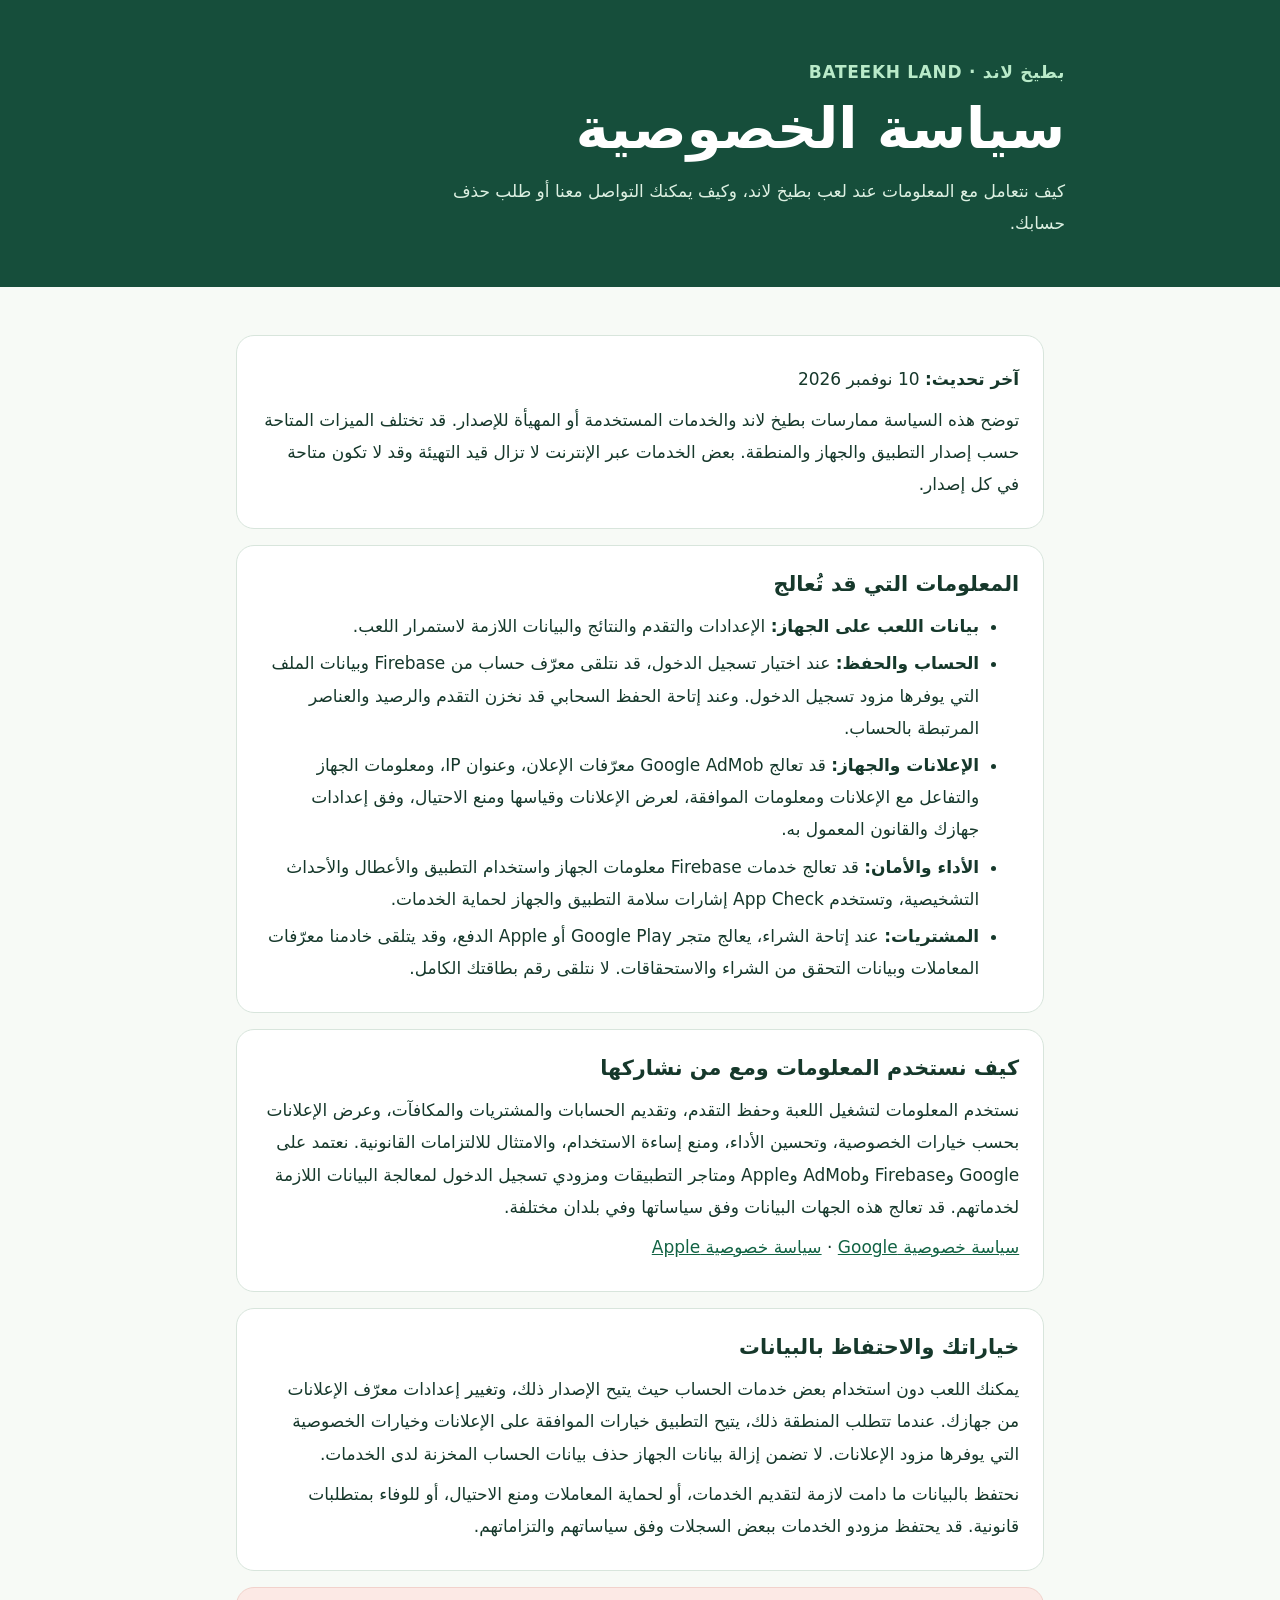
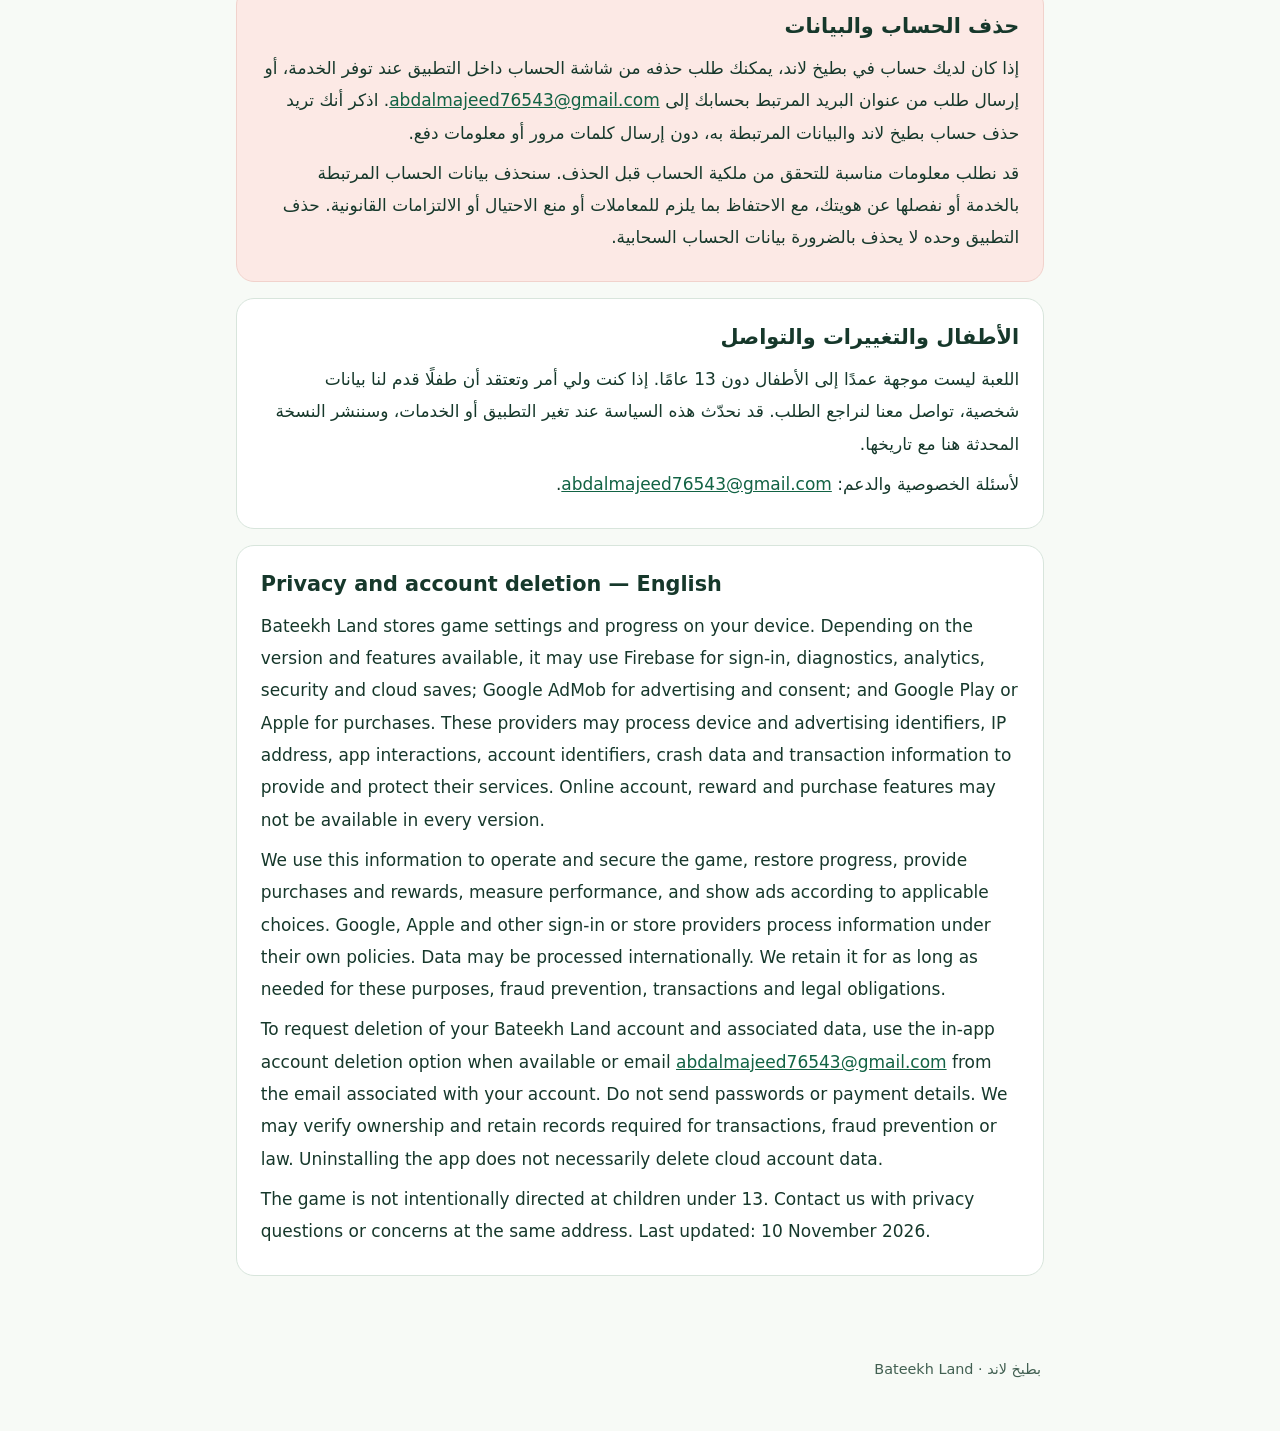
<file: bateekh-land/index.html>
<!doctype html>
<html lang="ar" dir="rtl"><head><meta charset="utf-8"><meta name="viewport" content="width=device-width,initial-scale=1"><title>سياسة الخصوصية | بطيخ لاند</title><meta name="description" content="سياسة الخصوصية وطلب حذف الحساب في لعبة بطيخ لاند."><style>
:root{color-scheme:light;--ink:#16382b;--muted:#426052;--green:#164e3b;--pink:#fce9e5;--line:#d8e5dc}*{box-sizing:border-box}body{margin:0;background:#f7faf6;color:var(--ink);font:17px/1.9 system-ui,-apple-system,"Segoe UI",sans-serif}a{color:#126344;overflow-wrap:anywhere}header{background:var(--green);color:#fff;padding:3.5rem 1.4rem 3rem}header>div,main,footer{max-width:850px;margin:auto}.eyebrow{color:#b9eac9;font-weight:700;letter-spacing:.04em}h1{font-size:clamp(2.1rem,6vw,3.5rem);line-height:1.2;margin:.4rem 0}header p{max-width:42rem;color:#ddf0e2;margin:.8rem 0 0}main{padding:2rem 1.3rem 4rem}section{background:white;border:1px solid var(--line);border-radius:18px;padding:1.2rem 1.5rem;margin:1rem 0}h2{font-size:1.3rem;line-height:1.4;margin:.3rem 0 .7rem}p,ul{margin:.5rem 0}li{margin:.3rem 0}.notice{background:var(--pink);border-color:#f1d2cc}.contact{direction:ltr;unicode-bidi:isolate;display:inline-block}footer{padding:0 1.5rem 3rem;color:var(--muted);font-size:.9rem}.english{direction:ltr;text-align:left} .english h2{direction:ltr}@media(max-width:500px){section{padding:1rem}header{padding-top:2.5rem}}
</style></head><body><header><div><div class="eyebrow">بطيخ لاند · BATEEKH LAND</div><h1>سياسة الخصوصية</h1><p>كيف نتعامل مع المعلومات عند لعب بطيخ لاند، وكيف يمكنك التواصل معنا أو طلب حذف حسابك.</p></div></header><main>
<section><p><strong>آخر تحديث:</strong> 10 نوفمبر 2026</p><p>توضح هذه السياسة ممارسات بطيخ لاند والخدمات المستخدمة أو المهيأة للإصدار. قد تختلف الميزات المتاحة حسب إصدار التطبيق والجهاز والمنطقة. بعض الخدمات عبر الإنترنت لا تزال قيد التهيئة وقد لا تكون متاحة في كل إصدار.</p></section>
<section><h2>المعلومات التي قد تُعالج</h2><ul><li><strong>بيانات اللعب على الجهاز:</strong> الإعدادات والتقدم والنتائج والبيانات اللازمة لاستمرار اللعب.</li><li><strong>الحساب والحفظ:</strong> عند اختيار تسجيل الدخول، قد نتلقى معرّف حساب من Firebase وبيانات الملف التي يوفرها مزود تسجيل الدخول. وعند إتاحة الحفظ السحابي قد نخزن التقدم والرصيد والعناصر المرتبطة بالحساب.</li><li><strong>الإعلانات والجهاز:</strong> قد تعالج Google AdMob معرّفات الإعلان، وعنوان IP، ومعلومات الجهاز والتفاعل مع الإعلانات ومعلومات الموافقة، لعرض الإعلانات وقياسها ومنع الاحتيال، وفق إعدادات جهازك والقانون المعمول به.</li><li><strong>الأداء والأمان:</strong> قد تعالج خدمات Firebase معلومات الجهاز واستخدام التطبيق والأعطال والأحداث التشخيصية، وتستخدم App Check إشارات سلامة التطبيق والجهاز لحماية الخدمات.</li><li><strong>المشتريات:</strong> عند إتاحة الشراء، يعالج متجر Google Play أو Apple الدفع، وقد يتلقى خادمنا معرّفات المعاملات وبيانات التحقق من الشراء والاستحقاقات. لا نتلقى رقم بطاقتك الكامل.</li></ul></section>
<section><h2>كيف نستخدم المعلومات ومع من نشاركها</h2><p>نستخدم المعلومات لتشغيل اللعبة وحفظ التقدم، وتقديم الحسابات والمشتريات والمكافآت، وعرض الإعلانات بحسب خيارات الخصوصية، وتحسين الأداء، ومنع إساءة الاستخدام، والامتثال للالتزامات القانونية. نعتمد على Google وFirebase وAdMob وApple ومتاجر التطبيقات ومزودي تسجيل الدخول لمعالجة البيانات اللازمة لخدماتهم. قد تعالج هذه الجهات البيانات وفق سياساتها وفي بلدان مختلفة.</p><p><a href="https://policies.google.com/privacy">سياسة خصوصية Google</a> · <a href="https://www.apple.com/legal/privacy/">سياسة خصوصية Apple</a></p></section>
<section><h2>خياراتك والاحتفاظ بالبيانات</h2><p>يمكنك اللعب دون استخدام بعض خدمات الحساب حيث يتيح الإصدار ذلك، وتغيير إعدادات معرّف الإعلانات من جهازك. عندما تتطلب المنطقة ذلك، يتيح التطبيق خيارات الموافقة على الإعلانات وخيارات الخصوصية التي يوفرها مزود الإعلانات. لا تضمن إزالة بيانات الجهاز حذف بيانات الحساب المخزنة لدى الخدمات.</p><p>نحتفظ بالبيانات ما دامت لازمة لتقديم الخدمات، أو لحماية المعاملات ومنع الاحتيال، أو للوفاء بمتطلبات قانونية. قد يحتفظ مزودو الخدمات ببعض السجلات وفق سياساتهم والتزاماتهم.</p></section>
<section class="notice" id="delete-account"><h2>حذف الحساب والبيانات</h2><p>إذا كان لديك حساب في بطيخ لاند، يمكنك طلب حذفه من شاشة الحساب داخل التطبيق عند توفر الخدمة، أو إرسال طلب من عنوان البريد المرتبط بحسابك إلى <a class="contact" href="mailto:abdalmajeed76543@gmail.com?subject=Bateekh%20Land%20account%20deletion">abdalmajeed76543@gmail.com</a>. اذكر أنك تريد حذف حساب بطيخ لاند والبيانات المرتبطة به، دون إرسال كلمات مرور أو معلومات دفع.</p><p>قد نطلب معلومات مناسبة للتحقق من ملكية الحساب قبل الحذف. سنحذف بيانات الحساب المرتبطة بالخدمة أو نفصلها عن هويتك، مع الاحتفاظ بما يلزم للمعاملات أو منع الاحتيال أو الالتزامات القانونية. حذف التطبيق وحده لا يحذف بالضرورة بيانات الحساب السحابية.</p></section>
<section><h2>الأطفال والتغييرات والتواصل</h2><p>اللعبة ليست موجهة عمدًا إلى الأطفال دون 13 عامًا. إذا كنت ولي أمر وتعتقد أن طفلًا قدم لنا بيانات شخصية، تواصل معنا لنراجع الطلب. قد نحدّث هذه السياسة عند تغير التطبيق أو الخدمات، وسننشر النسخة المحدثة هنا مع تاريخها.</p><p>لأسئلة الخصوصية والدعم: <a class="contact" href="mailto:abdalmajeed76543@gmail.com">abdalmajeed76543@gmail.com</a>.</p></section>
<section class="english" lang="en" dir="ltr"><h2>Privacy and account deletion — English</h2><p>Bateekh Land stores game settings and progress on your device. Depending on the version and features available, it may use Firebase for sign-in, diagnostics, analytics, security and cloud saves; Google AdMob for advertising and consent; and Google Play or Apple for purchases. These providers may process device and advertising identifiers, IP address, app interactions, account identifiers, crash data and transaction information to provide and protect their services. Online account, reward and purchase features may not be available in every version.</p><p>We use this information to operate and secure the game, restore progress, provide purchases and rewards, measure performance, and show ads according to applicable choices. Google, Apple and other sign-in or store providers process information under their own policies. Data may be processed internationally. We retain it for as long as needed for these purposes, fraud prevention, transactions and legal obligations.</p><p>To request deletion of your Bateekh Land account and associated data, use the in-app account deletion option when available or email <a href="mailto:abdalmajeed76543@gmail.com?subject=Bateekh%20Land%20account%20deletion">abdalmajeed76543@gmail.com</a> from the email associated with your account. Do not send passwords or payment details. We may verify ownership and retain records required for transactions, fraud prevention or law. Uninstalling the app does not necessarily delete cloud account data.</p><p>The game is not intentionally directed at children under 13. Contact us with privacy questions or concerns at the same address. Last updated: 10 November 2026.</p></section>
</main><footer>بطيخ لاند · Bateekh Land</footer></body></html>
</file>
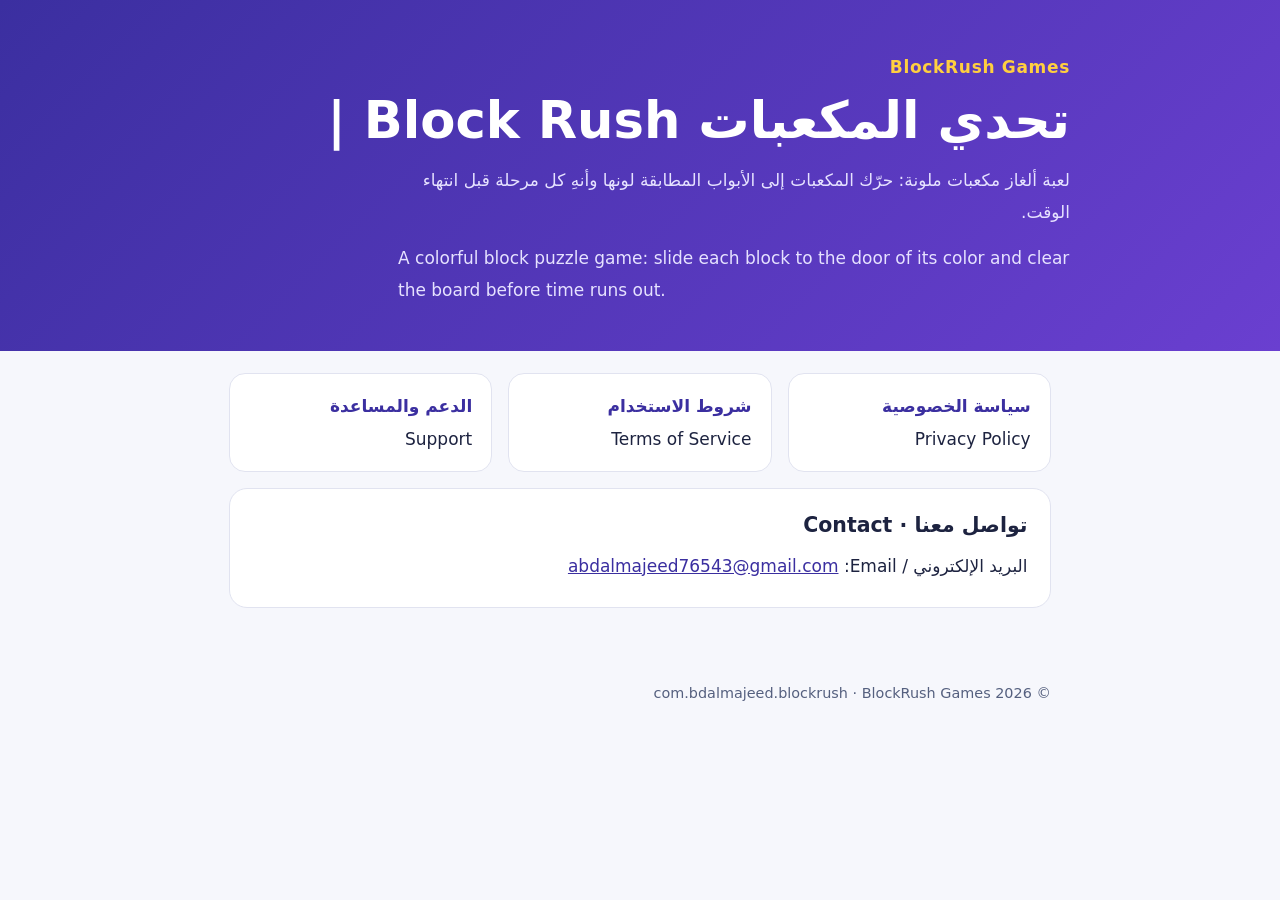
<file: blockrush/index.html>
<!doctype html>
<html lang="ar" dir="rtl"><head><meta charset="utf-8"><meta name="viewport" content="width=device-width,initial-scale=1">
<title>تحدي المكعبات | Block Rush</title>
<meta name="description" content="تحدي المكعبات | Block Rush — لعبة ألغاز مكعبات ملونة من BlockRush Games.">
<link rel="stylesheet" href="/blockrush/style.css"></head><body>
<header><div><div class="eyebrow">BlockRush Games</div><h1>تحدي المكعبات <span class="ltr">| Block Rush</span></h1>
<p>لعبة ألغاز مكعبات ملونة: حرّك المكعبات إلى الأبواب المطابقة لونها وأنهِ كل مرحلة قبل انتهاء الوقت.</p>
<p class="english">A colorful block puzzle game: slide each block to the door of its color and clear the board before time runs out.</p></div></header>
<main>
<div class="cards">
<a href="/blockrush/privacy/"><strong>سياسة الخصوصية</strong>Privacy Policy</a>
<a href="/blockrush/terms/"><strong>شروط الاستخدام</strong>Terms of Service</a>
<a href="/blockrush/support/"><strong>الدعم والمساعدة</strong>Support</a>
</div>
<section><h2>تواصل معنا · Contact</h2>
<p>البريد الإلكتروني / Email: <a class="ltr" href="mailto:abdalmajeed76543@gmail.com?subject=Block%20Rush%20Support">abdalmajeed76543@gmail.com</a></p></section>
</main>
<footer>© 2026 BlockRush Games · <span class="ltr">com.bdalmajeed.blockrush</span></footer>
</body></html>
</file>
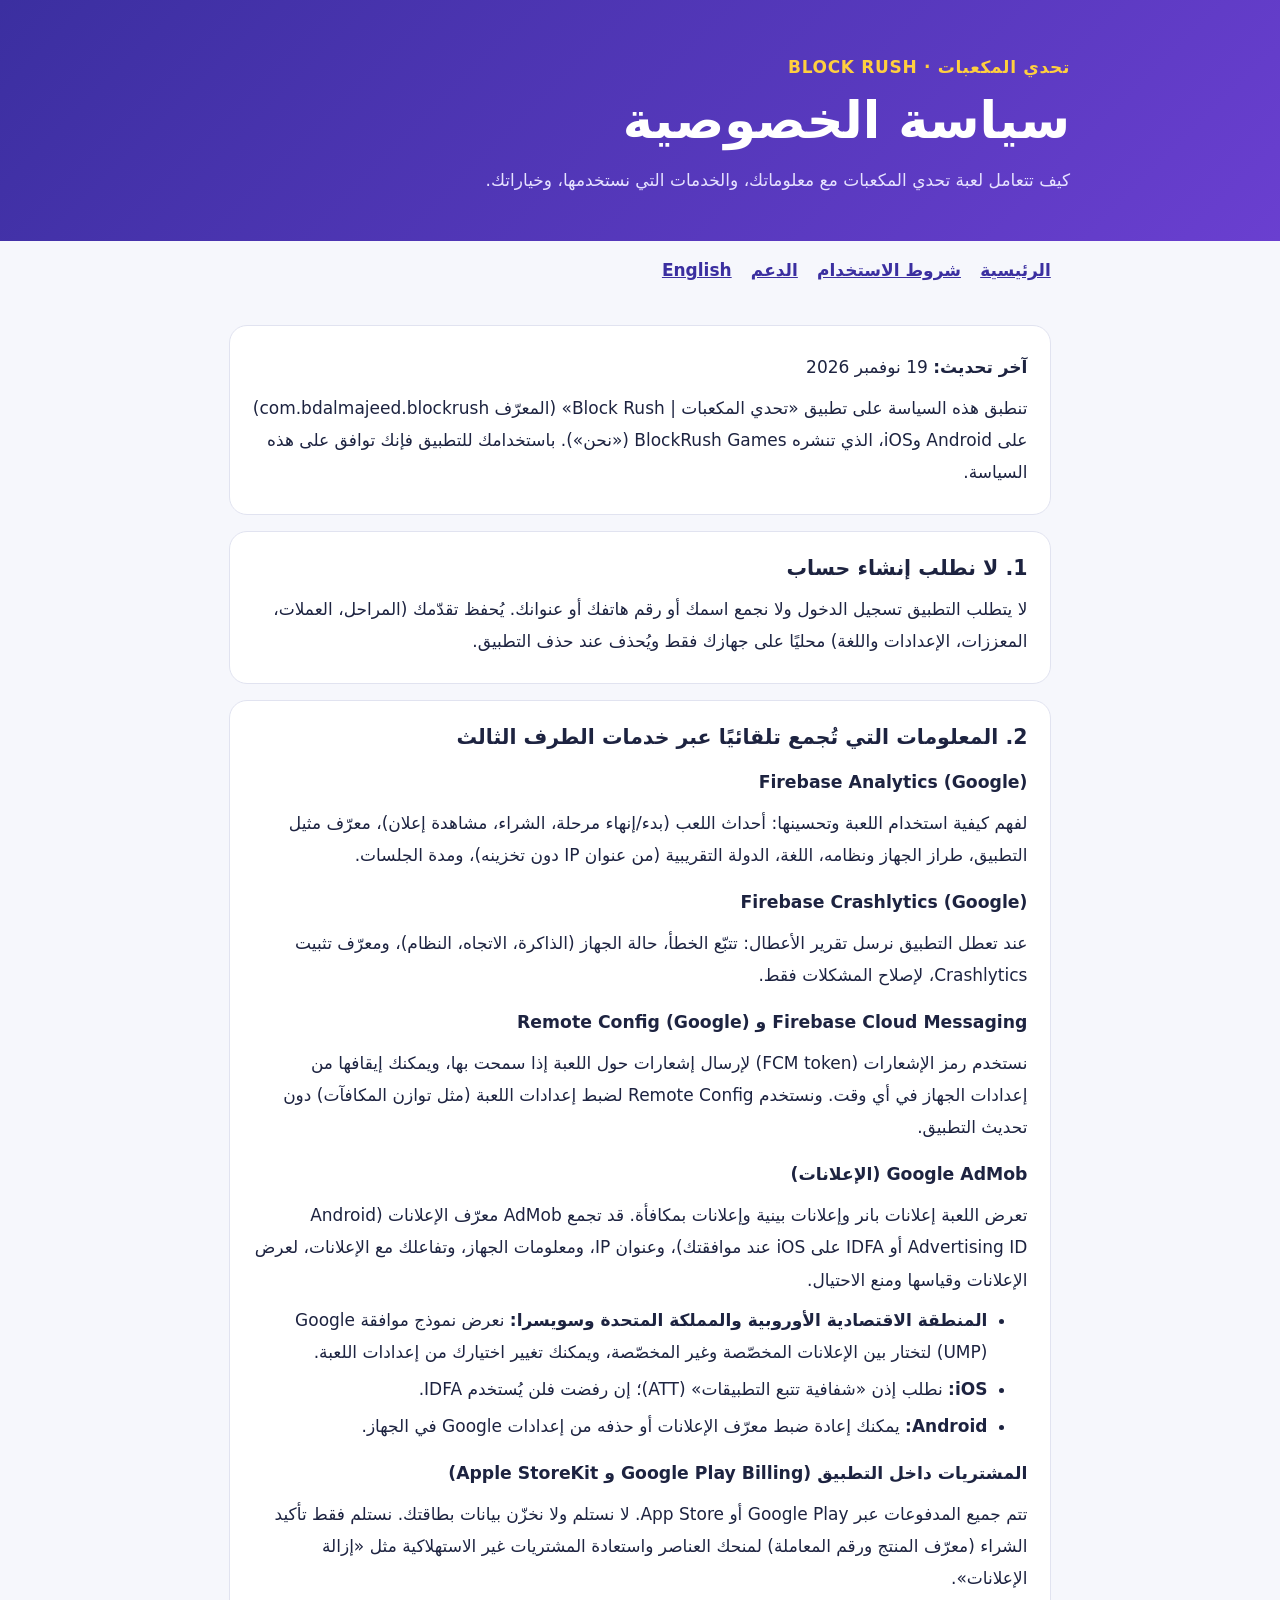
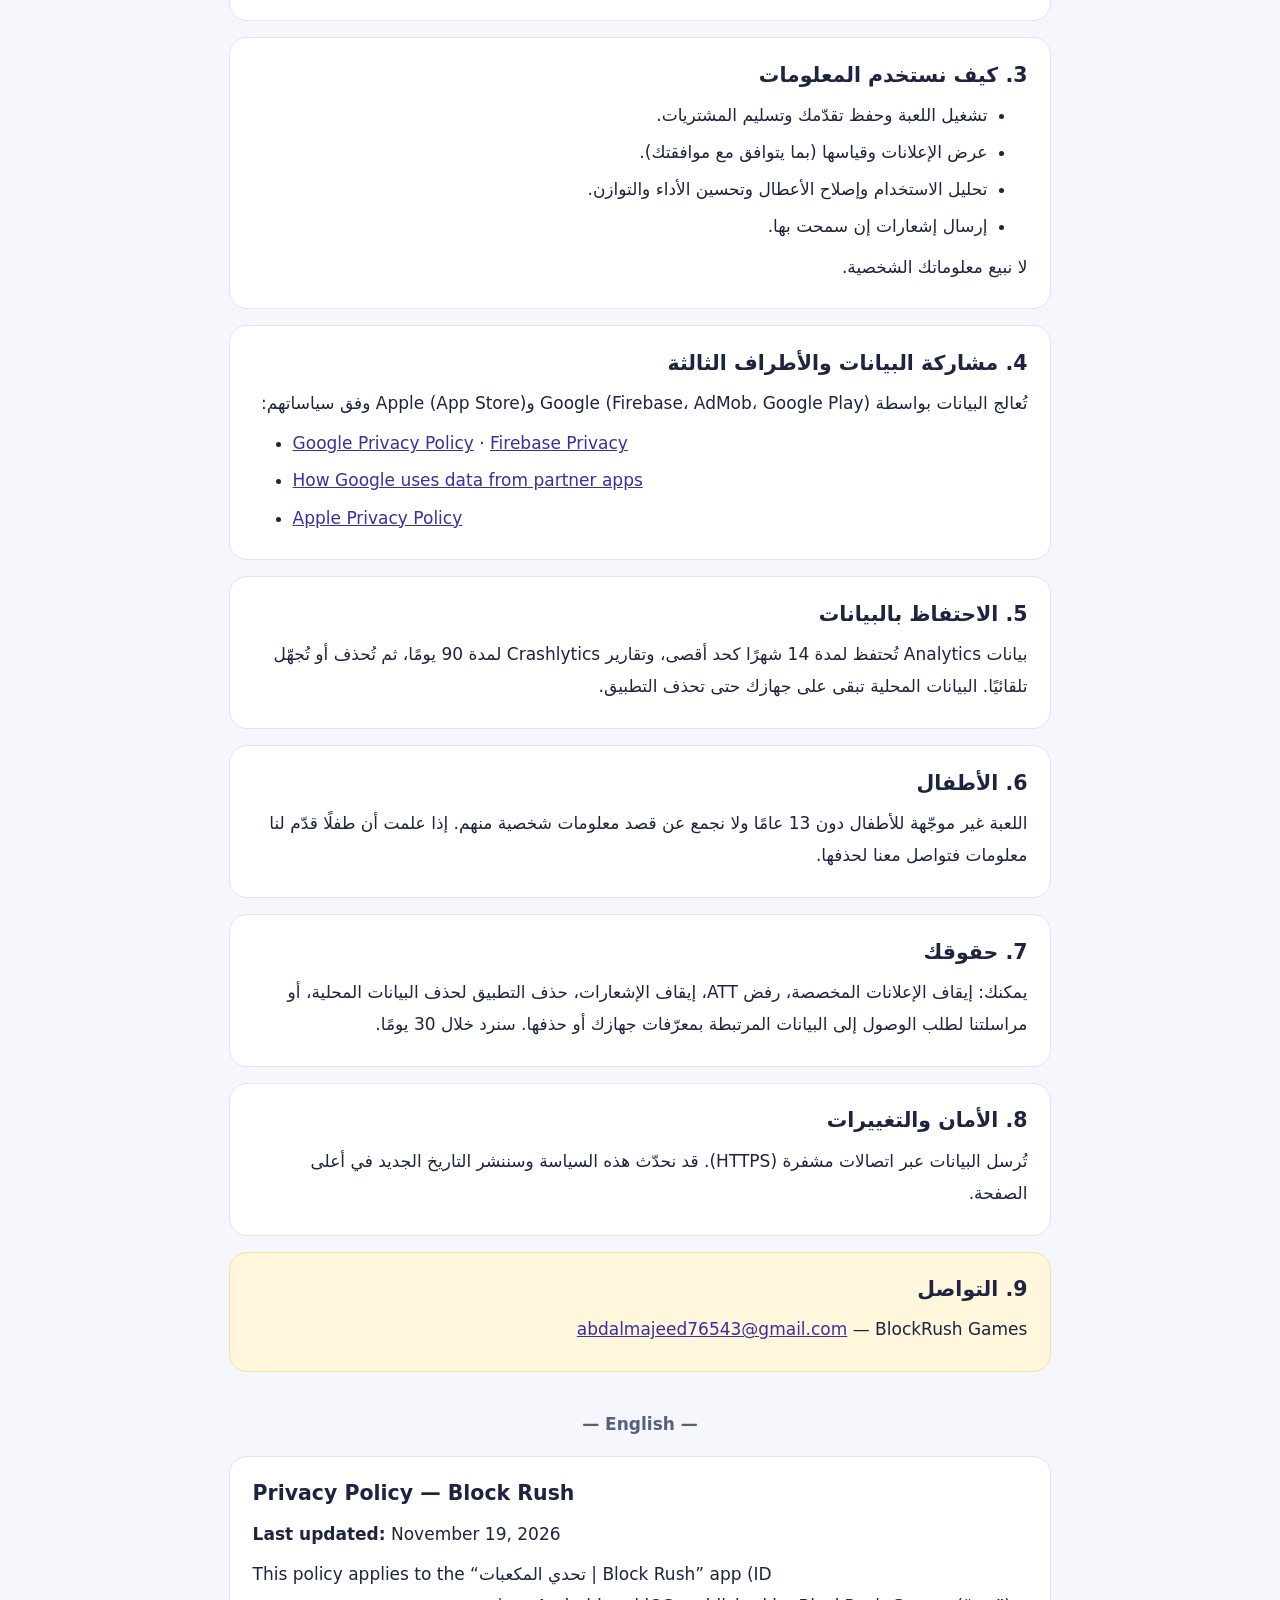
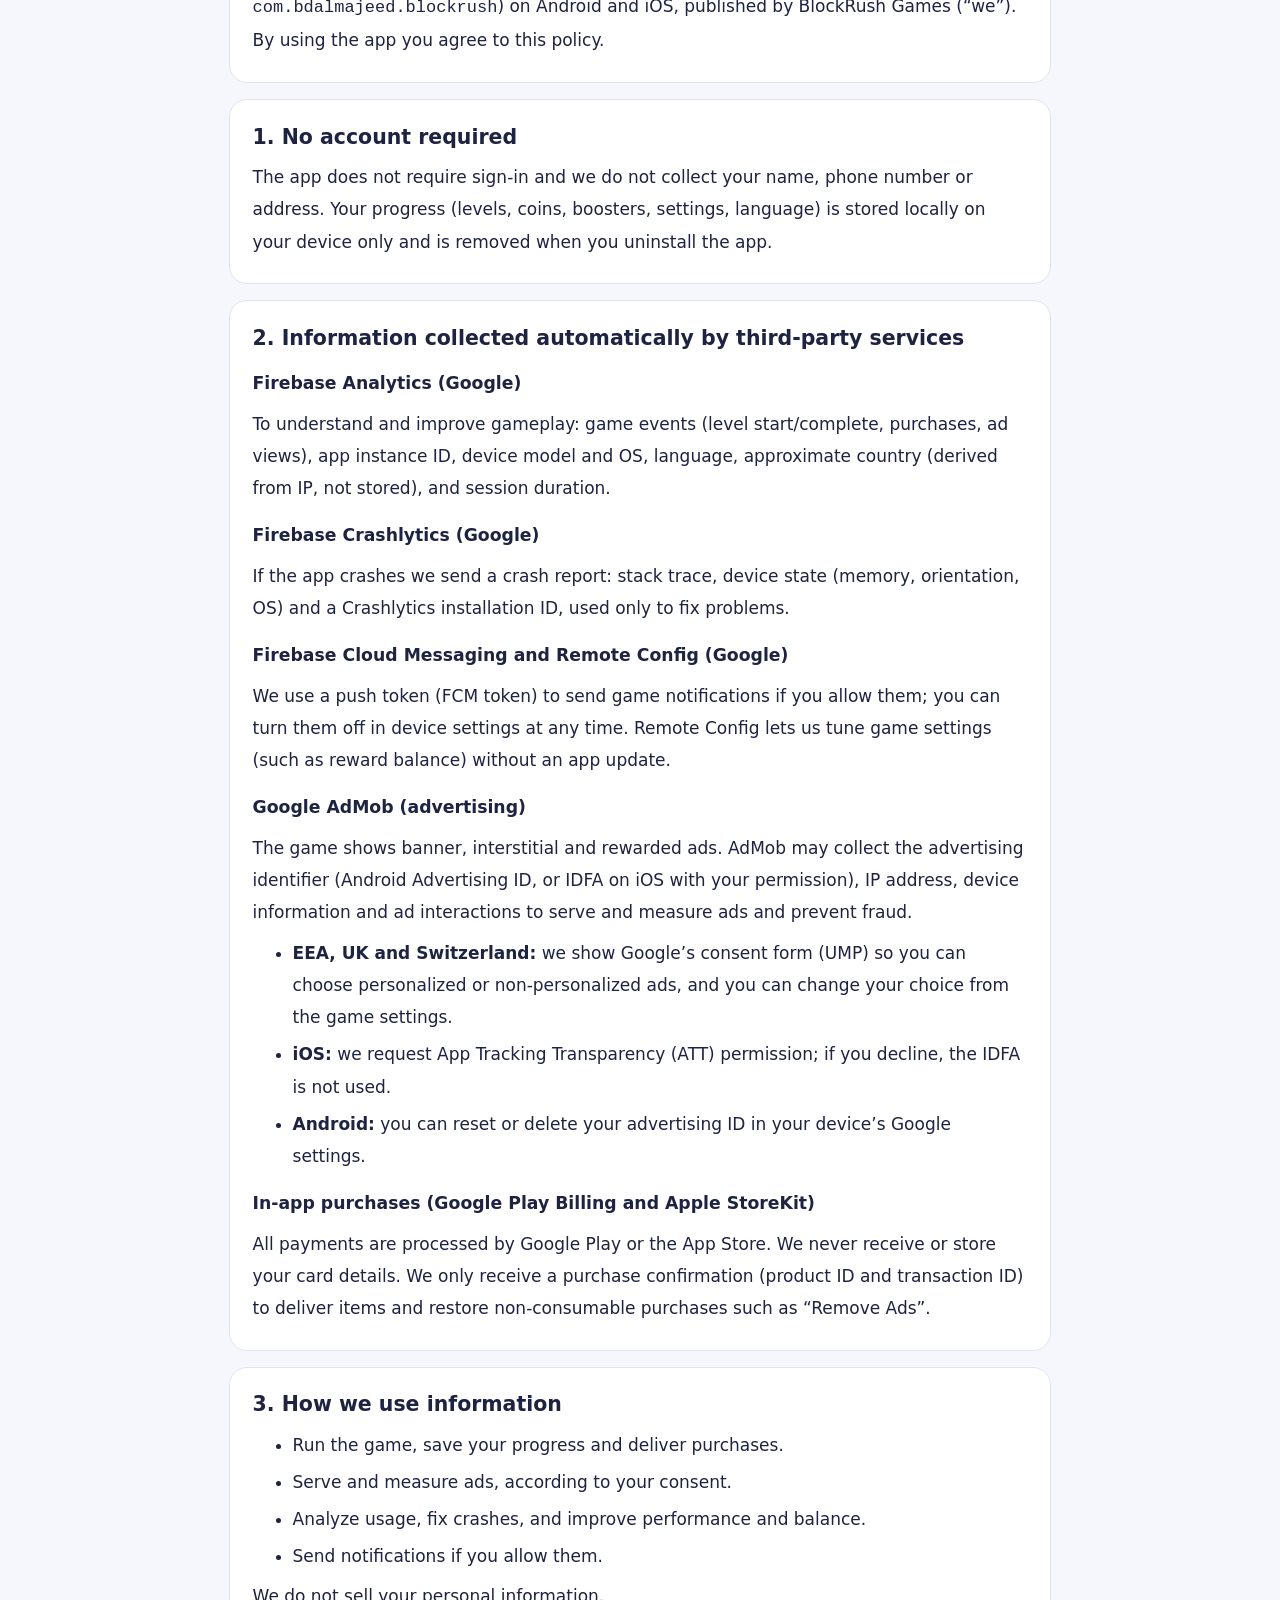
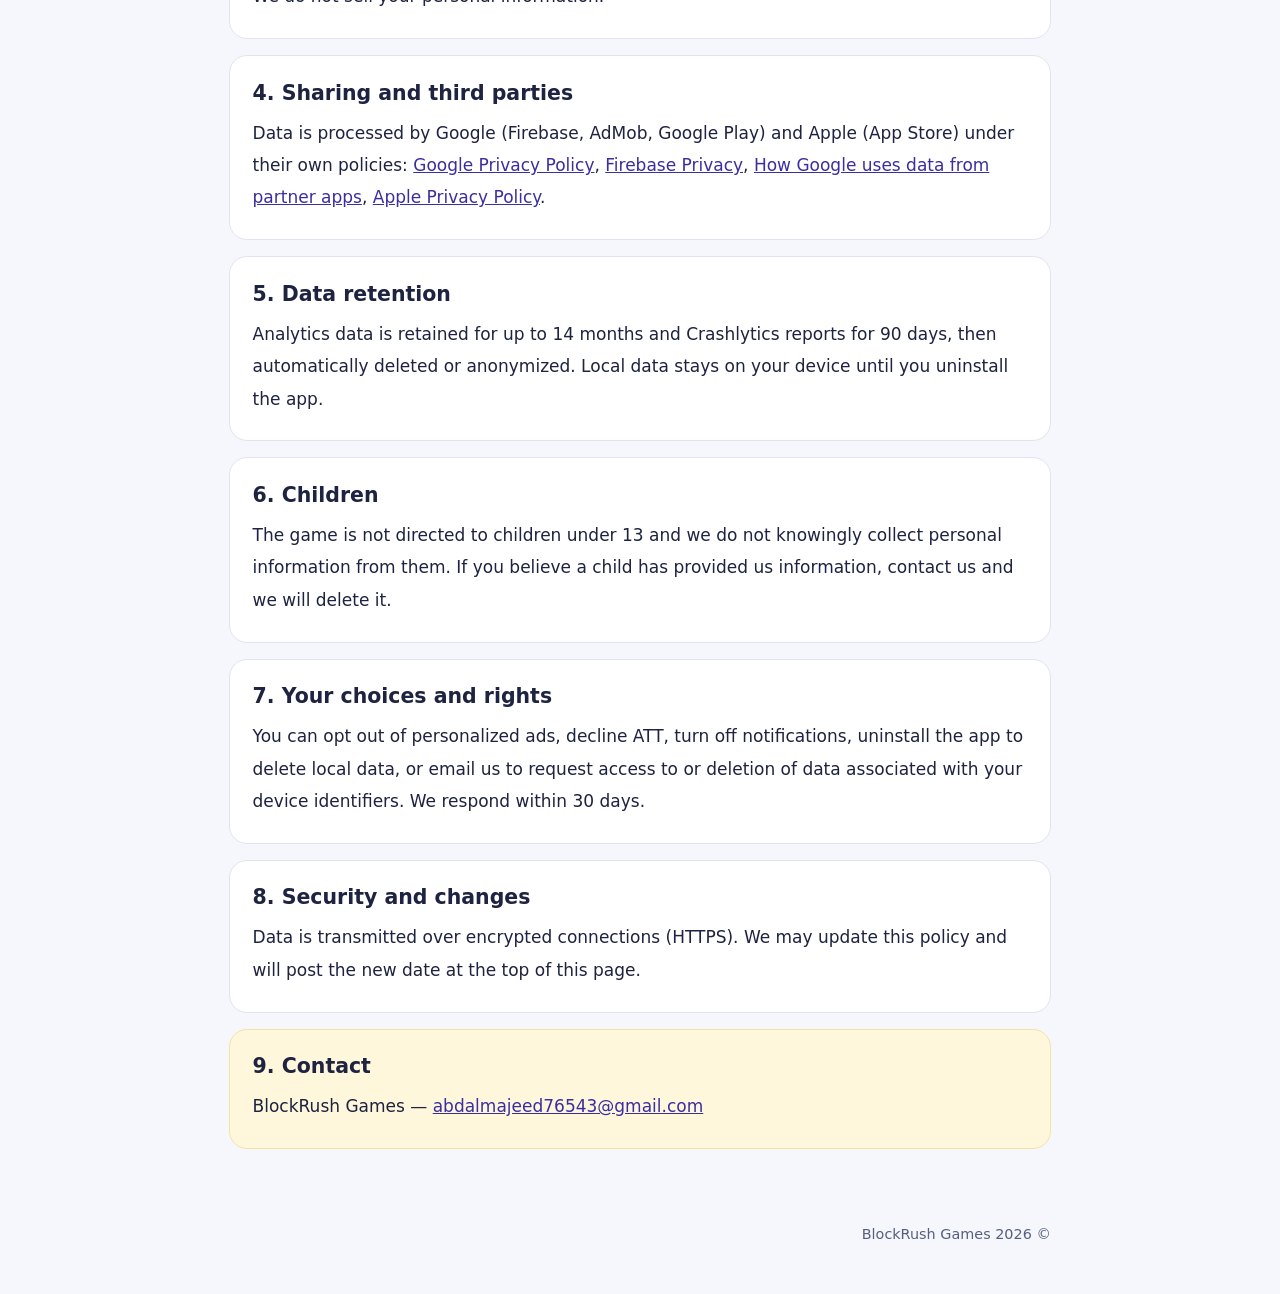
<file: blockrush/privacy/index.html>
<!doctype html>
<html lang="ar" dir="rtl"><head><meta charset="utf-8"><meta name="viewport" content="width=device-width,initial-scale=1">
<title>سياسة الخصوصية | Block Rush Privacy Policy</title>
<meta name="description" content="Privacy Policy for تحدي المكعبات | Block Rush (Arabic and English).">
<link rel="stylesheet" href="/blockrush/style.css"></head><body>
<header><div><div class="eyebrow">تحدي المكعبات · BLOCK RUSH</div><h1>سياسة الخصوصية</h1>
<p>كيف تتعامل لعبة تحدي المكعبات مع معلوماتك، والخدمات التي نستخدمها، وخياراتك.</p></div></header>
<nav><a href="/blockrush/">الرئيسية</a><a href="/blockrush/terms/">شروط الاستخدام</a><a href="/blockrush/support/">الدعم</a><a href="#english">English</a></nav>
<main>
<section><p><strong>آخر تحديث:</strong> 19 نوفمبر 2026</p>
<p>تنطبق هذه السياسة على تطبيق «تحدي المكعبات | Block Rush» (المعرّف <span class="ltr">com.bdalmajeed.blockrush</span>) على Android وiOS، الذي تنشره BlockRush Games («نحن»). باستخدامك للتطبيق فإنك توافق على هذه السياسة.</p></section>

<section><h2>1. لا نطلب إنشاء حساب</h2>
<p>لا يتطلب التطبيق تسجيل الدخول ولا نجمع اسمك أو رقم هاتفك أو عنوانك. يُحفظ تقدّمك (المراحل، العملات، المعززات، الإعدادات واللغة) محليًا على جهازك فقط ويُحذف عند حذف التطبيق.</p></section>

<section><h2>2. المعلومات التي تُجمع تلقائيًا عبر خدمات الطرف الثالث</h2>
<h3>Firebase Analytics (Google)</h3>
<p>لفهم كيفية استخدام اللعبة وتحسينها: أحداث اللعب (بدء/إنهاء مرحلة، الشراء، مشاهدة إعلان)، معرّف مثيل التطبيق، طراز الجهاز ونظامه، اللغة، الدولة التقريبية (من عنوان IP دون تخزينه)، ومدة الجلسات.</p>
<h3>Firebase Crashlytics (Google)</h3>
<p>عند تعطل التطبيق نرسل تقرير الأعطال: تتبّع الخطأ، حالة الجهاز (الذاكرة، الاتجاه، النظام)، ومعرّف تثبيت Crashlytics، لإصلاح المشكلات فقط.</p>
<h3>Firebase Cloud Messaging و Remote Config (Google)</h3>
<p>نستخدم رمز الإشعارات (FCM token) لإرسال إشعارات حول اللعبة إذا سمحت بها، ويمكنك إيقافها من إعدادات الجهاز في أي وقت. ونستخدم Remote Config لضبط إعدادات اللعبة (مثل توازن المكافآت) دون تحديث التطبيق.</p>
<h3>Google AdMob (الإعلانات)</h3>
<p>تعرض اللعبة إعلانات بانر وإعلانات بينية وإعلانات بمكافأة. قد تجمع AdMob معرّف الإعلانات (Android Advertising ID أو IDFA على iOS عند موافقتك)، وعنوان IP، ومعلومات الجهاز، وتفاعلك مع الإعلانات، لعرض الإعلانات وقياسها ومنع الاحتيال.</p>
<ul><li><strong>المنطقة الاقتصادية الأوروبية والمملكة المتحدة وسويسرا:</strong> نعرض نموذج موافقة Google (UMP) لتختار بين الإعلانات المخصّصة وغير المخصّصة، ويمكنك تغيير اختيارك من إعدادات اللعبة.</li>
<li><strong>iOS:</strong> نطلب إذن «شفافية تتبع التطبيقات» (ATT)؛ إن رفضت فلن يُستخدم IDFA.</li>
<li><strong>Android:</strong> يمكنك إعادة ضبط معرّف الإعلانات أو حذفه من إعدادات Google في الجهاز.</li></ul>
<h3>المشتريات داخل التطبيق (Google Play Billing و Apple StoreKit)</h3>
<p>تتم جميع المدفوعات عبر Google Play أو App Store. لا نستلم ولا نخزّن بيانات بطاقتك. نستلم فقط تأكيد الشراء (معرّف المنتج ورقم المعاملة) لمنحك العناصر واستعادة المشتريات غير الاستهلاكية مثل «إزالة الإعلانات».</p></section>

<section><h2>3. كيف نستخدم المعلومات</h2>
<ul><li>تشغيل اللعبة وحفظ تقدّمك وتسليم المشتريات.</li><li>عرض الإعلانات وقياسها (بما يتوافق مع موافقتك).</li><li>تحليل الاستخدام وإصلاح الأعطال وتحسين الأداء والتوازن.</li><li>إرسال إشعارات إن سمحت بها.</li></ul>
<p>لا نبيع معلوماتك الشخصية.</p></section>

<section><h2>4. مشاركة البيانات والأطراف الثالثة</h2>
<p>تُعالج البيانات بواسطة Google (Firebase، AdMob، Google Play) وApple (App Store) وفق سياساتهم:</p>
<ul class="english"><li><a href="https://policies.google.com/privacy">Google Privacy Policy</a> · <a href="https://firebase.google.com/support/privacy">Firebase Privacy</a></li>
<li><a href="https://policies.google.com/technologies/partner-sites">How Google uses data from partner apps</a></li>
<li><a href="https://www.apple.com/legal/privacy/">Apple Privacy Policy</a></li></ul></section>

<section><h2>5. الاحتفاظ بالبيانات</h2>
<p>بيانات Analytics تُحتفظ لمدة 14 شهرًا كحد أقصى، وتقارير Crashlytics لمدة 90 يومًا، ثم تُحذف أو تُجهّل تلقائيًا. البيانات المحلية تبقى على جهازك حتى تحذف التطبيق.</p></section>

<section><h2>6. الأطفال</h2>
<p>اللعبة غير موجّهة للأطفال دون 13 عامًا ولا نجمع عن قصد معلومات شخصية منهم. إذا علمت أن طفلًا قدّم لنا معلومات فتواصل معنا لحذفها.</p></section>

<section><h2>7. حقوقك</h2>
<p>يمكنك: إيقاف الإعلانات المخصصة، رفض ATT، إيقاف الإشعارات، حذف التطبيق لحذف البيانات المحلية، أو مراسلتنا لطلب الوصول إلى البيانات المرتبطة بمعرّفات جهازك أو حذفها. سنرد خلال 30 يومًا.</p></section>

<section><h2>8. الأمان والتغييرات</h2>
<p>تُرسل البيانات عبر اتصالات مشفرة (HTTPS). قد نحدّث هذه السياسة وسننشر التاريخ الجديد في أعلى الصفحة.</p></section>

<section class="notice"><h2>9. التواصل</h2>
<p>BlockRush Games — <a class="ltr" href="mailto:abdalmajeed76543@gmail.com?subject=Block%20Rush%20Privacy">abdalmajeed76543@gmail.com</a></p></section>

<div class="lang-divider" id="english">— English —</div>

<div class="english">
<section><h2>Privacy Policy — Block Rush</h2><p><strong>Last updated:</strong> November 19, 2026</p>
<p>This policy applies to the “تحدي المكعبات | Block Rush” app (ID <code>com.bdalmajeed.blockrush</code>) on Android and iOS, published by BlockRush Games (“we”). By using the app you agree to this policy.</p></section>

<section><h2>1. No account required</h2>
<p>The app does not require sign-in and we do not collect your name, phone number or address. Your progress (levels, coins, boosters, settings, language) is stored locally on your device only and is removed when you uninstall the app.</p></section>

<section><h2>2. Information collected automatically by third-party services</h2>
<h3>Firebase Analytics (Google)</h3>
<p>To understand and improve gameplay: game events (level start/complete, purchases, ad views), app instance ID, device model and OS, language, approximate country (derived from IP, not stored), and session duration.</p>
<h3>Firebase Crashlytics (Google)</h3>
<p>If the app crashes we send a crash report: stack trace, device state (memory, orientation, OS) and a Crashlytics installation ID, used only to fix problems.</p>
<h3>Firebase Cloud Messaging and Remote Config (Google)</h3>
<p>We use a push token (FCM token) to send game notifications if you allow them; you can turn them off in device settings at any time. Remote Config lets us tune game settings (such as reward balance) without an app update.</p>
<h3>Google AdMob (advertising)</h3>
<p>The game shows banner, interstitial and rewarded ads. AdMob may collect the advertising identifier (Android Advertising ID, or IDFA on iOS with your permission), IP address, device information and ad interactions to serve and measure ads and prevent fraud.</p>
<ul><li><strong>EEA, UK and Switzerland:</strong> we show Google’s consent form (UMP) so you can choose personalized or non-personalized ads, and you can change your choice from the game settings.</li>
<li><strong>iOS:</strong> we request App Tracking Transparency (ATT) permission; if you decline, the IDFA is not used.</li>
<li><strong>Android:</strong> you can reset or delete your advertising ID in your device’s Google settings.</li></ul>
<h3>In-app purchases (Google Play Billing and Apple StoreKit)</h3>
<p>All payments are processed by Google Play or the App Store. We never receive or store your card details. We only receive a purchase confirmation (product ID and transaction ID) to deliver items and restore non-consumable purchases such as “Remove Ads”.</p></section>

<section><h2>3. How we use information</h2>
<ul><li>Run the game, save your progress and deliver purchases.</li><li>Serve and measure ads, according to your consent.</li><li>Analyze usage, fix crashes, and improve performance and balance.</li><li>Send notifications if you allow them.</li></ul>
<p>We do not sell your personal information.</p></section>

<section><h2>4. Sharing and third parties</h2>
<p>Data is processed by Google (Firebase, AdMob, Google Play) and Apple (App Store) under their own policies:
<a href="https://policies.google.com/privacy">Google Privacy Policy</a>, <a href="https://firebase.google.com/support/privacy">Firebase Privacy</a>, <a href="https://policies.google.com/technologies/partner-sites">How Google uses data from partner apps</a>, <a href="https://www.apple.com/legal/privacy/">Apple Privacy Policy</a>.</p></section>

<section><h2>5. Data retention</h2>
<p>Analytics data is retained for up to 14 months and Crashlytics reports for 90 days, then automatically deleted or anonymized. Local data stays on your device until you uninstall the app.</p></section>

<section><h2>6. Children</h2>
<p>The game is not directed to children under 13 and we do not knowingly collect personal information from them. If you believe a child has provided us information, contact us and we will delete it.</p></section>

<section><h2>7. Your choices and rights</h2>
<p>You can opt out of personalized ads, decline ATT, turn off notifications, uninstall the app to delete local data, or email us to request access to or deletion of data associated with your device identifiers. We respond within 30 days.</p></section>

<section><h2>8. Security and changes</h2>
<p>Data is transmitted over encrypted connections (HTTPS). We may update this policy and will post the new date at the top of this page.</p></section>

<section class="notice"><h2>9. Contact</h2>
<p>BlockRush Games — <a href="mailto:abdalmajeed76543@gmail.com?subject=Block%20Rush%20Privacy">abdalmajeed76543@gmail.com</a></p></section>
</div>
</main>
<footer>© 2026 BlockRush Games</footer>
</body></html>
</file>
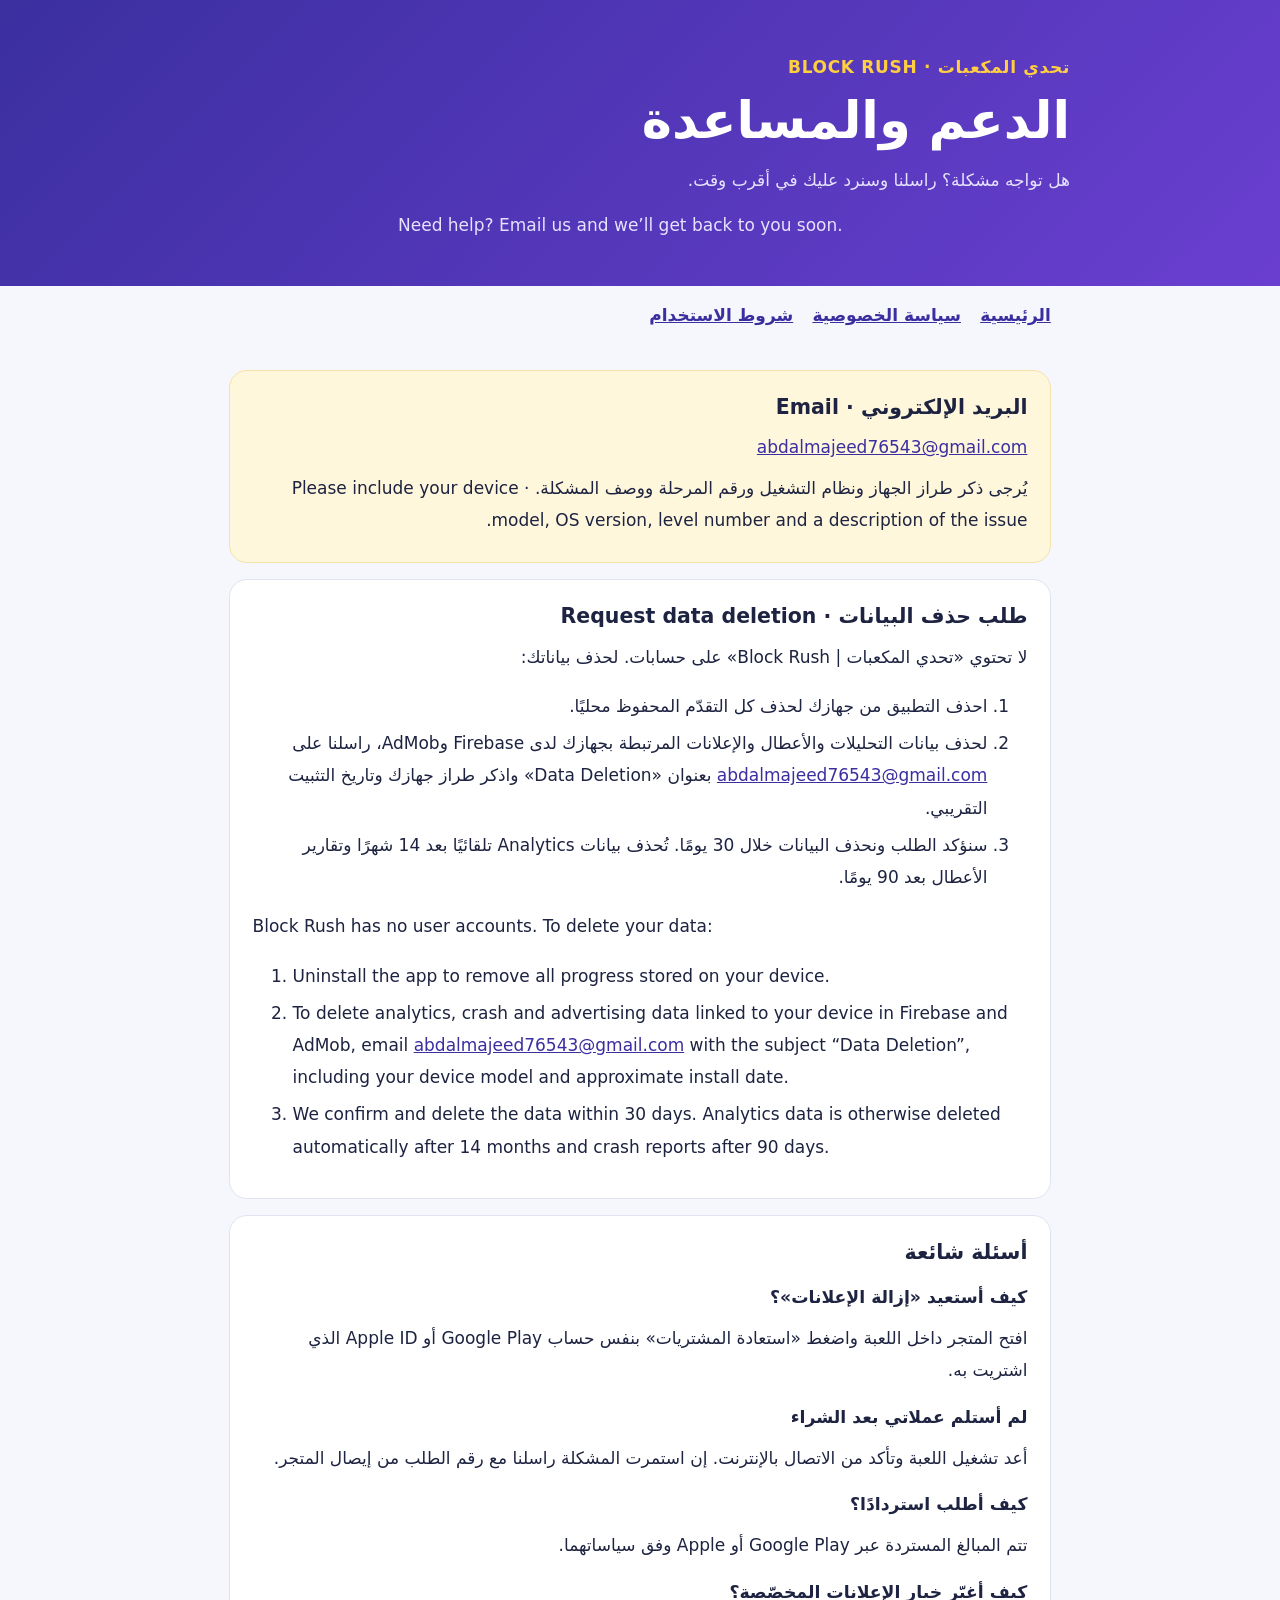
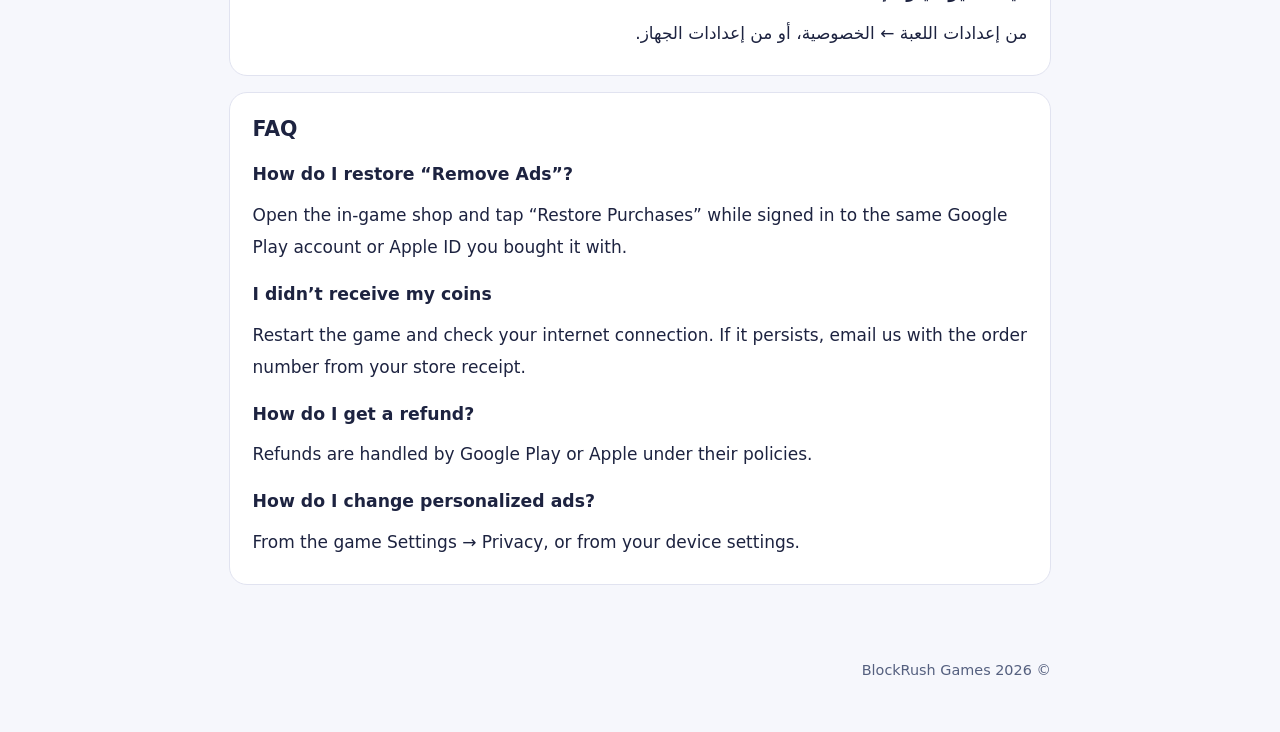
<file: blockrush/support/index.html>
<!doctype html>
<html lang="ar" dir="rtl"><head><meta charset="utf-8"><meta name="viewport" content="width=device-width,initial-scale=1">
<title>الدعم | Block Rush Support</title>
<meta name="description" content="Support for تحدي المكعبات | Block Rush.">
<link rel="stylesheet" href="/blockrush/style.css"></head><body>
<header><div><div class="eyebrow">تحدي المكعبات · BLOCK RUSH</div><h1>الدعم والمساعدة</h1>
<p>هل تواجه مشكلة؟ راسلنا وسنرد عليك في أقرب وقت.</p>
<p class="english">Need help? Email us and we’ll get back to you soon.</p></div></header>
<nav><a href="/blockrush/">الرئيسية</a><a href="/blockrush/privacy/">سياسة الخصوصية</a><a href="/blockrush/terms/">شروط الاستخدام</a></nav>
<main>
<section class="notice"><h2>البريد الإلكتروني · Email</h2>
<p><a class="ltr" href="mailto:abdalmajeed76543@gmail.com?subject=Block%20Rush%20Support">abdalmajeed76543@gmail.com</a></p>
<p>يُرجى ذكر طراز الجهاز ونظام التشغيل ورقم المرحلة ووصف المشكلة. · Please include your device model, OS version, level number and a description of the issue.</p></section>
<section id="delete-data"><h2>طلب حذف البيانات · Request data deletion</h2>
<p>لا تحتوي «تحدي المكعبات | Block Rush» على حسابات. لحذف بياناتك:</p>
<ol><li>احذف التطبيق من جهازك لحذف كل التقدّم المحفوظ محليًا.</li>
<li>لحذف بيانات التحليلات والأعطال والإعلانات المرتبطة بجهازك لدى Firebase وAdMob، راسلنا على <a class="ltr" href="mailto:abdalmajeed76543@gmail.com?subject=Block%20Rush%20Data%20Deletion">abdalmajeed76543@gmail.com</a> بعنوان «Data Deletion» واذكر طراز جهازك وتاريخ التثبيت التقريبي.</li>
<li>سنؤكد الطلب ونحذف البيانات خلال 30 يومًا. تُحذف بيانات Analytics تلقائيًا بعد 14 شهرًا وتقارير الأعطال بعد 90 يومًا.</li></ol>
<div class="english"><p>Block Rush has no user accounts. To delete your data:</p>
<ol><li>Uninstall the app to remove all progress stored on your device.</li>
<li>To delete analytics, crash and advertising data linked to your device in Firebase and AdMob, email <a href="mailto:abdalmajeed76543@gmail.com?subject=Block%20Rush%20Data%20Deletion">abdalmajeed76543@gmail.com</a> with the subject “Data Deletion”, including your device model and approximate install date.</li>
<li>We confirm and delete the data within 30 days. Analytics data is otherwise deleted automatically after 14 months and crash reports after 90 days.</li></ol></div></section>
<section><h2>أسئلة شائعة</h2>
<h3>كيف أستعيد «إزالة الإعلانات»؟</h3><p>افتح المتجر داخل اللعبة واضغط «استعادة المشتريات» بنفس حساب Google Play أو Apple ID الذي اشتريت به.</p>
<h3>لم أستلم عملاتي بعد الشراء</h3><p>أعد تشغيل اللعبة وتأكد من الاتصال بالإنترنت. إن استمرت المشكلة راسلنا مع رقم الطلب من إيصال المتجر.</p>
<h3>كيف أطلب استردادًا؟</h3><p>تتم المبالغ المستردة عبر Google Play أو Apple وفق سياساتهما.</p>
<h3>كيف أغيّر خيار الإعلانات المخصّصة؟</h3><p>من إعدادات اللعبة ← الخصوصية، أو من إعدادات الجهاز.</p></section>
<section class="english"><h2>FAQ</h2>
<h3>How do I restore “Remove Ads”?</h3><p>Open the in-game shop and tap “Restore Purchases” while signed in to the same Google Play account or Apple ID you bought it with.</p>
<h3>I didn’t receive my coins</h3><p>Restart the game and check your internet connection. If it persists, email us with the order number from your store receipt.</p>
<h3>How do I get a refund?</h3><p>Refunds are handled by Google Play or Apple under their policies.</p>
<h3>How do I change personalized ads?</h3><p>From the game Settings → Privacy, or from your device settings.</p></section>
</main>
<footer>© 2026 BlockRush Games</footer>
</body></html>
</file>
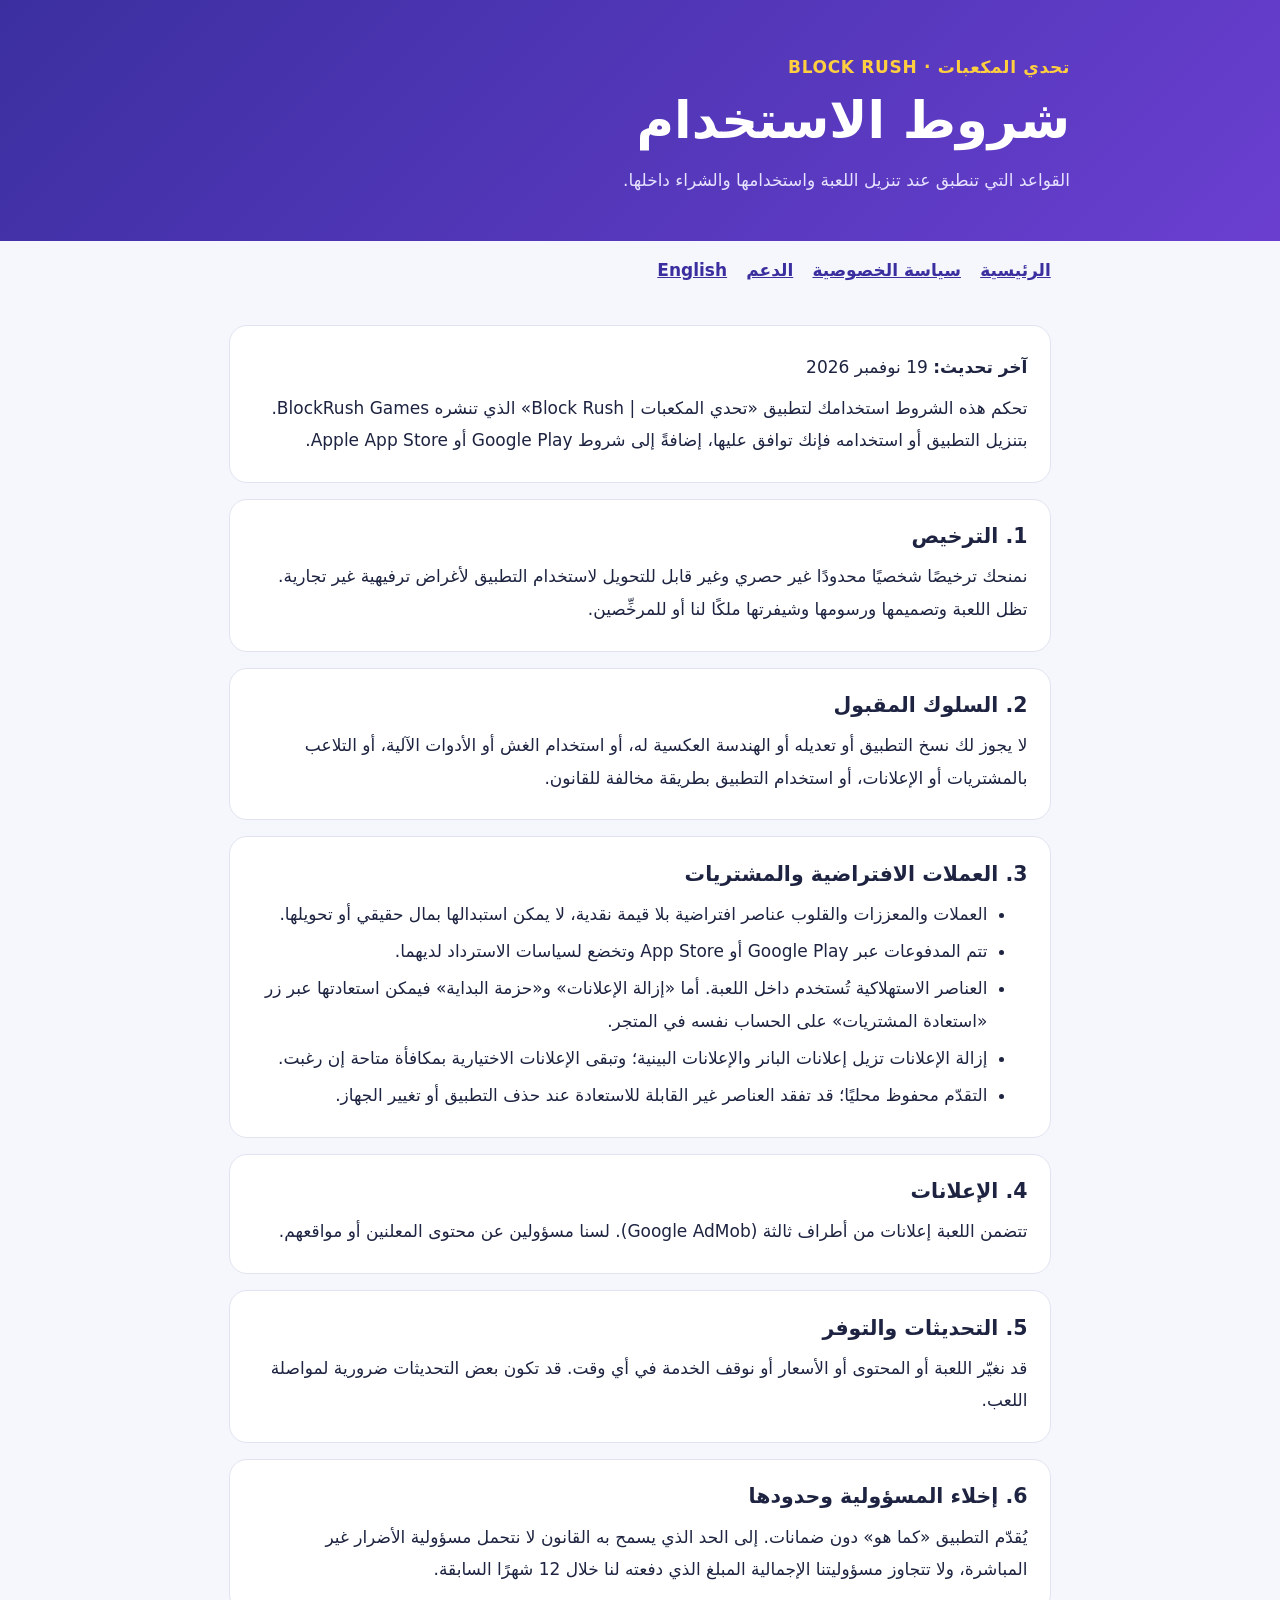
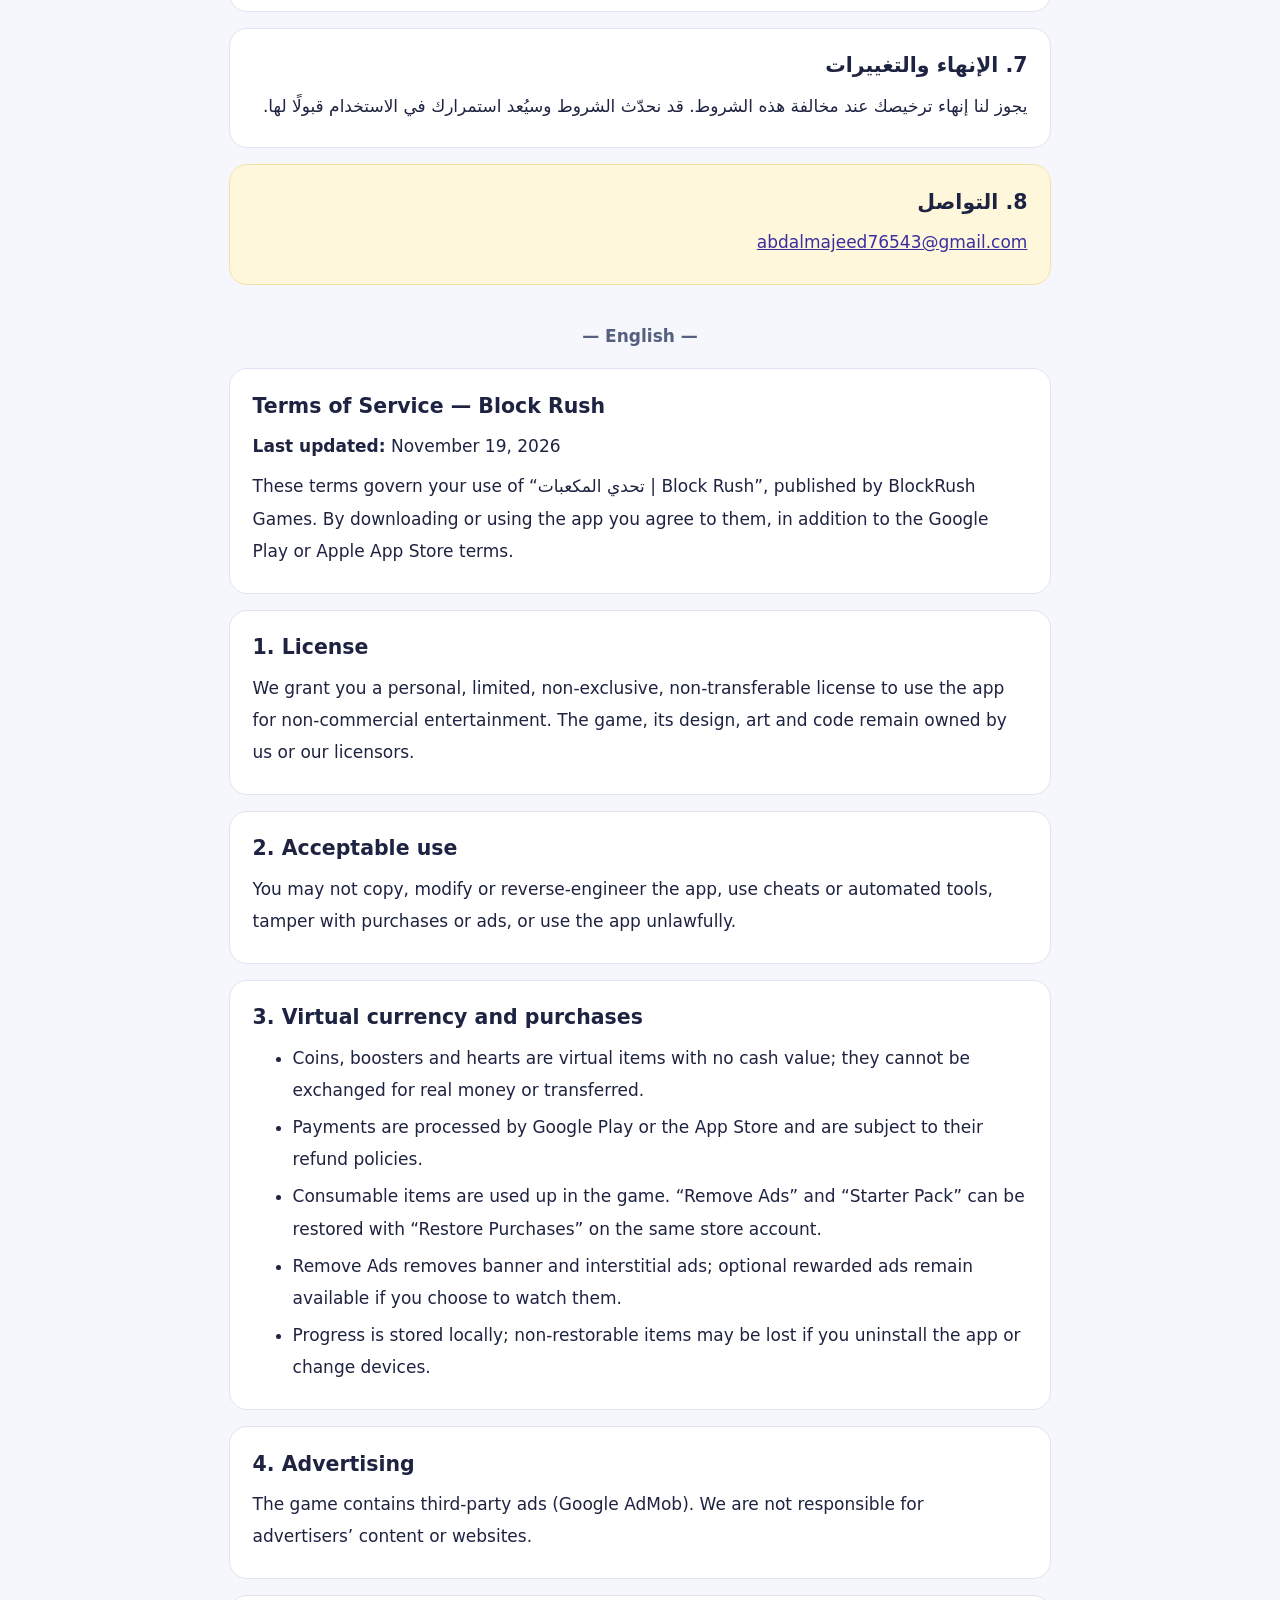
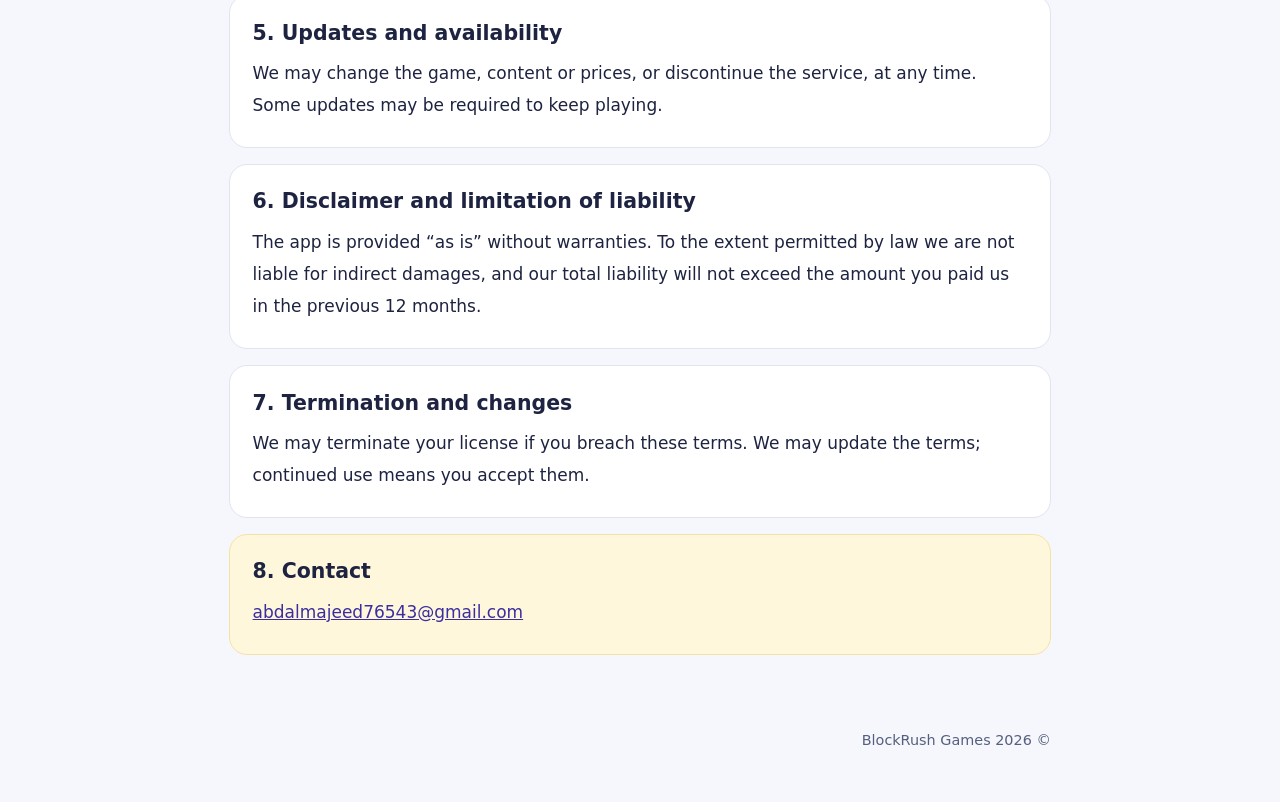
<file: blockrush/terms/index.html>
<!doctype html>
<html lang="ar" dir="rtl"><head><meta charset="utf-8"><meta name="viewport" content="width=device-width,initial-scale=1">
<title>شروط الاستخدام | Block Rush Terms of Service</title>
<meta name="description" content="Terms of Service for تحدي المكعبات | Block Rush (Arabic and English).">
<link rel="stylesheet" href="/blockrush/style.css"></head><body>
<header><div><div class="eyebrow">تحدي المكعبات · BLOCK RUSH</div><h1>شروط الاستخدام</h1>
<p>القواعد التي تنطبق عند تنزيل اللعبة واستخدامها والشراء داخلها.</p></div></header>
<nav><a href="/blockrush/">الرئيسية</a><a href="/blockrush/privacy/">سياسة الخصوصية</a><a href="/blockrush/support/">الدعم</a><a href="#english">English</a></nav>
<main>
<section><p><strong>آخر تحديث:</strong> 19 نوفمبر 2026</p>
<p>تحكم هذه الشروط استخدامك لتطبيق «تحدي المكعبات | Block Rush» الذي تنشره BlockRush Games. بتنزيل التطبيق أو استخدامه فإنك توافق عليها، إضافةً إلى شروط Google Play أو Apple App Store.</p></section>
<section><h2>1. الترخيص</h2><p>نمنحك ترخيصًا شخصيًا محدودًا غير حصري وغير قابل للتحويل لاستخدام التطبيق لأغراض ترفيهية غير تجارية. تظل اللعبة وتصميمها ورسومها وشيفرتها ملكًا لنا أو للمرخِّصين.</p></section>
<section><h2>2. السلوك المقبول</h2><p>لا يجوز لك نسخ التطبيق أو تعديله أو الهندسة العكسية له، أو استخدام الغش أو الأدوات الآلية، أو التلاعب بالمشتريات أو الإعلانات، أو استخدام التطبيق بطريقة مخالفة للقانون.</p></section>
<section><h2>3. العملات الافتراضية والمشتريات</h2>
<ul><li>العملات والمعززات والقلوب عناصر افتراضية بلا قيمة نقدية، لا يمكن استبدالها بمال حقيقي أو تحويلها.</li>
<li>تتم المدفوعات عبر Google Play أو App Store وتخضع لسياسات الاسترداد لديهما.</li>
<li>العناصر الاستهلاكية تُستخدم داخل اللعبة. أما «إزالة الإعلانات» و«حزمة البداية» فيمكن استعادتها عبر زر «استعادة المشتريات» على الحساب نفسه في المتجر.</li>
<li>إزالة الإعلانات تزيل إعلانات البانر والإعلانات البينية؛ وتبقى الإعلانات الاختيارية بمكافأة متاحة إن رغبت.</li>
<li>التقدّم محفوظ محليًا؛ قد تفقد العناصر غير القابلة للاستعادة عند حذف التطبيق أو تغيير الجهاز.</li></ul></section>
<section><h2>4. الإعلانات</h2><p>تتضمن اللعبة إعلانات من أطراف ثالثة (Google AdMob). لسنا مسؤولين عن محتوى المعلنين أو مواقعهم.</p></section>
<section><h2>5. التحديثات والتوفر</h2><p>قد نغيّر اللعبة أو المحتوى أو الأسعار أو نوقف الخدمة في أي وقت. قد تكون بعض التحديثات ضرورية لمواصلة اللعب.</p></section>
<section><h2>6. إخلاء المسؤولية وحدودها</h2><p>يُقدّم التطبيق «كما هو» دون ضمانات. إلى الحد الذي يسمح به القانون لا نتحمل مسؤولية الأضرار غير المباشرة، ولا تتجاوز مسؤوليتنا الإجمالية المبلغ الذي دفعته لنا خلال 12 شهرًا السابقة.</p></section>
<section><h2>7. الإنهاء والتغييرات</h2><p>يجوز لنا إنهاء ترخيصك عند مخالفة هذه الشروط. قد نحدّث الشروط وسيُعد استمرارك في الاستخدام قبولًا لها.</p></section>
<section class="notice"><h2>8. التواصل</h2><p><a class="ltr" href="mailto:abdalmajeed76543@gmail.com?subject=Block%20Rush%20Terms">abdalmajeed76543@gmail.com</a></p></section>

<div class="lang-divider" id="english">— English —</div>
<div class="english">
<section><h2>Terms of Service — Block Rush</h2><p><strong>Last updated:</strong> November 19, 2026</p>
<p>These terms govern your use of “تحدي المكعبات | Block Rush”, published by BlockRush Games. By downloading or using the app you agree to them, in addition to the Google Play or Apple App Store terms.</p></section>
<section><h2>1. License</h2><p>We grant you a personal, limited, non-exclusive, non-transferable license to use the app for non-commercial entertainment. The game, its design, art and code remain owned by us or our licensors.</p></section>
<section><h2>2. Acceptable use</h2><p>You may not copy, modify or reverse-engineer the app, use cheats or automated tools, tamper with purchases or ads, or use the app unlawfully.</p></section>
<section><h2>3. Virtual currency and purchases</h2>
<ul><li>Coins, boosters and hearts are virtual items with no cash value; they cannot be exchanged for real money or transferred.</li>
<li>Payments are processed by Google Play or the App Store and are subject to their refund policies.</li>
<li>Consumable items are used up in the game. “Remove Ads” and “Starter Pack” can be restored with “Restore Purchases” on the same store account.</li>
<li>Remove Ads removes banner and interstitial ads; optional rewarded ads remain available if you choose to watch them.</li>
<li>Progress is stored locally; non-restorable items may be lost if you uninstall the app or change devices.</li></ul></section>
<section><h2>4. Advertising</h2><p>The game contains third-party ads (Google AdMob). We are not responsible for advertisers’ content or websites.</p></section>
<section><h2>5. Updates and availability</h2><p>We may change the game, content or prices, or discontinue the service, at any time. Some updates may be required to keep playing.</p></section>
<section><h2>6. Disclaimer and limitation of liability</h2><p>The app is provided “as is” without warranties. To the extent permitted by law we are not liable for indirect damages, and our total liability will not exceed the amount you paid us in the previous 12 months.</p></section>
<section><h2>7. Termination and changes</h2><p>We may terminate your license if you breach these terms. We may update the terms; continued use means you accept them.</p></section>
<section class="notice"><h2>8. Contact</h2><p><a href="mailto:abdalmajeed76543@gmail.com?subject=Block%20Rush%20Terms">abdalmajeed76543@gmail.com</a></p></section>
</div>
</main>
<footer>© 2026 BlockRush Games</footer>
</body></html>
</file>
<file: blockrush/style.css>
:root{color-scheme:light;--ink:#1d2340;--muted:#55607f;--brand:#3b2fa0;--accent:#ffcf3f;--soft:#fff7dc;--line:#e1e3f0;--bg:#f6f7fc}
*{box-sizing:border-box}
body{margin:0;background:var(--bg);color:var(--ink);font:17px/1.9 system-ui,-apple-system,"Segoe UI",Tahoma,sans-serif}
a{color:#3b2fa0;overflow-wrap:anywhere}
header{background:linear-gradient(135deg,#3b2fa0,#6a3fd0);color:#fff;padding:3.2rem 1.2rem 2.8rem}
header>div,main,footer,nav{max-width:860px;margin:auto}
.eyebrow{color:var(--accent);font-weight:700;letter-spacing:.04em}
h1{font-size:clamp(2rem,6vw,3.2rem);line-height:1.2;margin:.4rem 0}
header p{max-width:42rem;color:#e6e2ff;margin:.8rem 0 0}
nav{padding:.8rem 1.2rem 0;display:flex;flex-wrap:wrap;gap:.4rem 1.2rem;font-weight:600}
main{padding:1.4rem 1.2rem 3.5rem}
section{background:#fff;border:1px solid var(--line);border-radius:18px;padding:1.1rem 1.4rem;margin:1rem 0}
h2{font-size:1.28rem;line-height:1.4;margin:.3rem 0 .6rem}
h3{font-size:1.08rem;margin:.9rem 0 .3rem}
p,ul{margin:.5rem 0}li{margin:.3rem 0}
.notice{background:var(--soft);border-color:#f3e2a6}
.ltr{direction:ltr;unicode-bidi:isolate;display:inline-block}
.english{direction:ltr;text-align:left}
.lang-divider{text-align:center;color:var(--muted);margin:2.2rem 0 .4rem;font-weight:700}
footer{padding:0 1.2rem 3rem;color:var(--muted);font-size:.9rem}
.cards{display:grid;grid-template-columns:repeat(auto-fit,minmax(220px,1fr));gap:1rem}
.cards a{display:block;background:#fff;border:1px solid var(--line);border-radius:16px;padding:1rem 1.2rem;text-decoration:none;color:var(--ink)}
.cards a strong{display:block;color:var(--brand)}
@media(max-width:520px){section{padding:.9rem 1rem}header{padding-top:2.4rem}}
</file>
